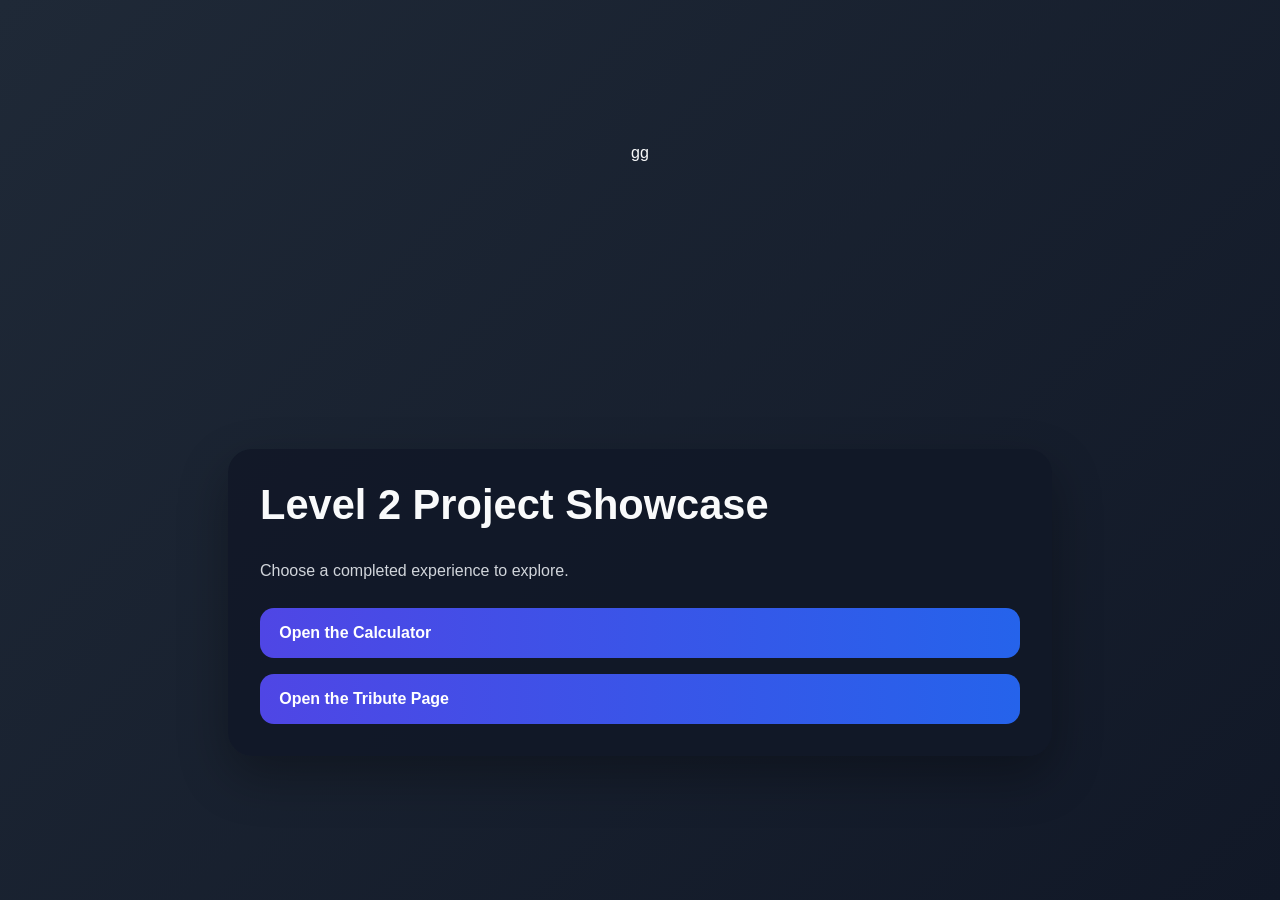
<file: index.html>
gg<!DOCTYPE html>
<html lang="en">
  <head>
    <meta charset="UTF-8" />
    <meta name="viewport" content="width=device-width, initial-scale=1.0" />
    <title>Level 2 Projects</title>
    <style>
      :root {
        color-scheme: dark;
        font-family: "Segoe UI", Tahoma, Geneva, Verdana, sans-serif;
      }

      body {
        margin: 0;
        min-height: 100vh;
        display: grid;
        place-items: center;
        background: linear-gradient(135deg, #1f2937, #111827);
        color: #f9fafb;
      }

      .card {
        width: min(92vw, 760px);
        padding: 2rem;
        border-radius: 24px;
        background: rgba(17, 24, 39, 0.9);
        box-shadow: 0 20px 50px rgba(0, 0, 0, 0.3);
      }

      h1 {
        margin-top: 0;
        font-size: clamp(2rem, 4vw, 2.6rem);
      }

      p {
        line-height: 1.7;
        color: #d1d5db;
      }

      .links {
        display: grid;
        gap: 1rem;
        margin-top: 1.5rem;
      }

      .links a {
        display: block;
        padding: 1rem 1.2rem;
        border-radius: 14px;
        text-decoration: none;
        font-weight: 600;
        color: #ffffff;
        background: linear-gradient(90deg, #4f46e5, #2563eb);
        transition: transform 0.2s ease;
      }

      .links a:hover {
        transform: translateY(-2px);
      }
    </style>
  </head>
  <body>
    <main class="card">
      <h1>Level 2 Project Showcase</h1>
      <p>Choose a completed experience to explore.</p>
      <div class="links">
        <a href="calculator.html">Open the Calculator</a>
        <a href="tribute.html">Open the Tribute Page</a>
      </div>
    </main>
  </body>
</html>
</file>
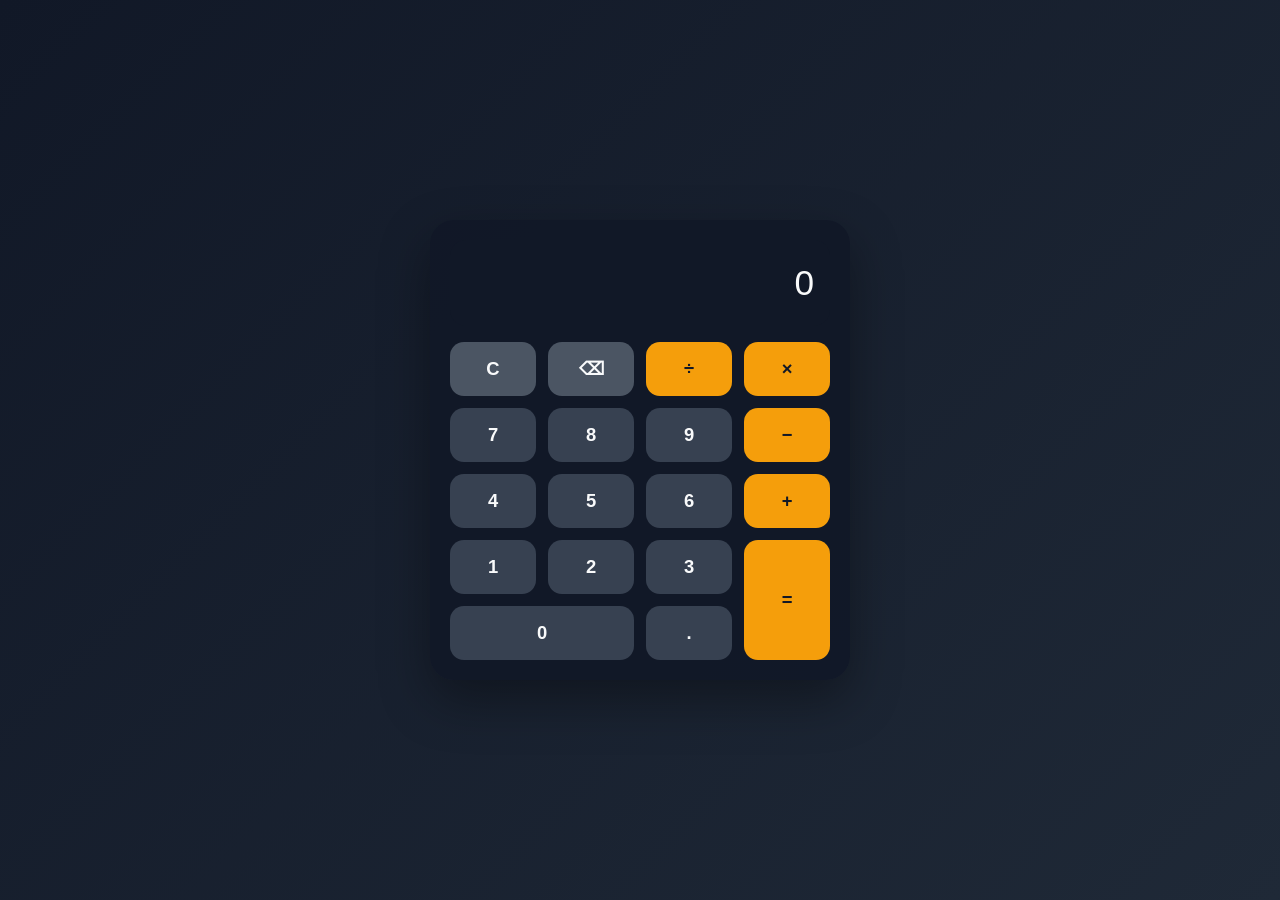
<file: calculator.html>
<!DOCTYPE html>
<html lang="en">
  <head>
    <meta charset="UTF-8" />
    <meta name="viewport" content="width=device-width, initial-scale=1.0" />
    <title>Calculator</title>
    <link rel="stylesheet" href="calculator.css" />
  </head>
  <body>
    <main class="page">
      <section class="calculator" aria-label="calculator">
        <div class="display" id="display" aria-live="polite">0</div>
        <div class="buttons">
          <button class="action" data-action="clear">C</button>
          <button class="action" data-action="backspace">⌫</button>
          <button class="operator" data-action="operator" data-operator="÷">÷</button>
          <button class="operator" data-action="operator" data-operator="×">×</button>

          <button class="digit" data-action="digit" data-value="7">7</button>
          <button class="digit" data-action="digit" data-value="8">8</button>
          <button class="digit" data-action="digit" data-value="9">9</button>
          <button class="operator" data-action="operator" data-operator="−">−</button>

          <button class="digit" data-action="digit" data-value="4">4</button>
          <button class="digit" data-action="digit" data-value="5">5</button>
          <button class="digit" data-action="digit" data-value="6">6</button>
          <button class="operator" data-action="operator" data-operator="+">+</button>

          <button class="digit" data-action="digit" data-value="1">1</button>
          <button class="digit" data-action="digit" data-value="2">2</button>
          <button class="digit" data-action="digit" data-value="3">3</button>
          <button class="equals" data-action="equals">=</button>

          <button class="digit zero" data-action="digit" data-value="0">0</button>
          <button class="digit" data-action="decimal">.</button>
        </div>
      </section>
    </main>
    <script src="calculator.js"></script>
  </body>
</html>
</file>
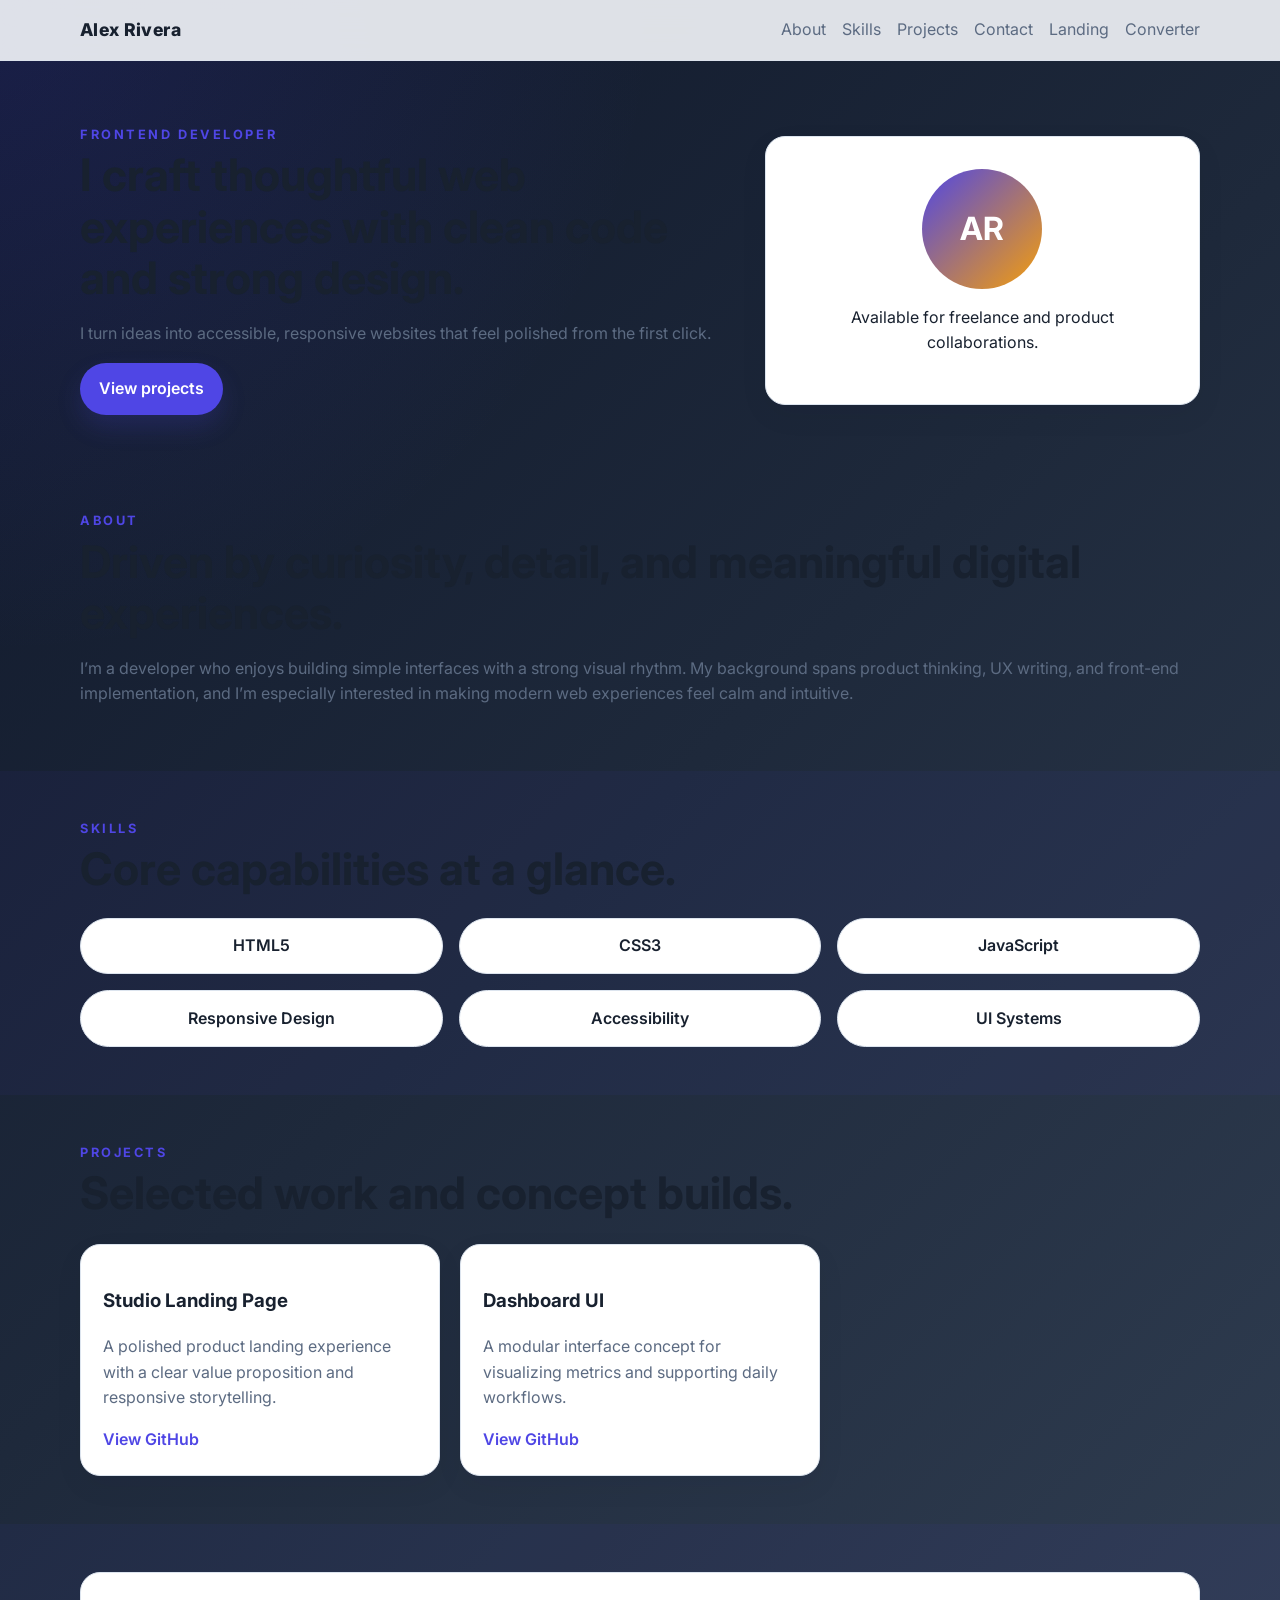
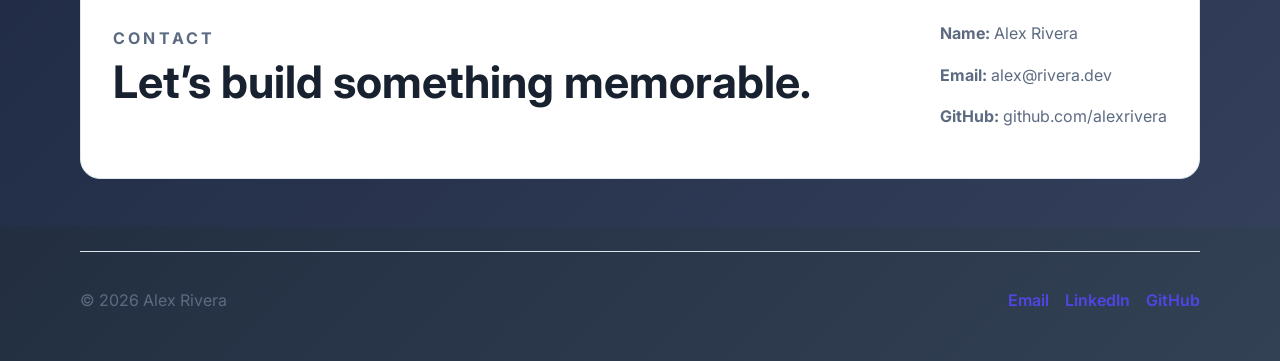
<file: portfolio.html>
<!DOCTYPE html>
<html lang="en">
  <head>
    <meta charset="UTF-8" />
    <meta name="viewport" content="width=device-width, initial-scale=1.0" />
    <title>Alex Rivera | Portfolio</title>
    <meta name="description" content="A responsive personal portfolio website." />
    <link rel="preconnect" href="https://fonts.googleapis.com" />
    <link rel="preconnect" href="https://fonts.gstatic.com" crossorigin />
    <link
      href="https://fonts.googleapis.com/css2?family=Inter:wght@400;500;600;700;800&display=swap"
      rel="stylesheet"
    />
    <link rel="stylesheet" href="styles.css" />
  </head>
  <body>
    <header class="site-header">
      <nav class="nav container">
        <a class="brand" href="portfolio.html">Alex Rivera</a>
        <div class="nav-links">
          <a href="#about">About</a>
          <a href="#skills">Skills</a>
          <a href="#projects">Projects</a>
          <a href="#contact">Contact</a>
          <a href="index.html">Landing</a>
          <a href="temperature.html">Converter</a>
        </div>
      </nav>
    </header>

    <main>
      <section class="hero container portfolio-hero">
        <div class="hero-copy">
          <p class="eyebrow">Frontend Developer</p>
          <h1>I craft thoughtful web experiences with clean code and strong design.</h1>
          <p class="hero-text">
            I turn ideas into accessible, responsive websites that feel polished from the first click.
          </p>
          <a class="btn btn-primary" href="#projects">View projects</a>
        </div>
        <div class="avatar-card">
          <div class="avatar">AR</div>
          <p>Available for freelance and product collaborations.</p>
        </div>
      </section>

      <section id="about" class="section container">
        <div class="section-heading">
          <p class="eyebrow">About</p>
          <h2>Driven by curiosity, detail, and meaningful digital experiences.</h2>
        </div>
        <p class="about-copy">
          I’m a developer who enjoys building simple interfaces with a strong visual rhythm. My background spans product thinking, UX writing, and front-end implementation, and I’m especially interested in making modern web experiences feel calm and intuitive.
        </p>
      </section>

      <section id="skills" class="section section-alt">
        <div class="container">
          <div class="section-heading">
            <p class="eyebrow">Skills</p>
            <h2>Core capabilities at a glance.</h2>
          </div>
          <div class="skill-grid">
            <span>HTML5</span>
            <span>CSS3</span>
            <span>JavaScript</span>
            <span>Responsive Design</span>
            <span>Accessibility</span>
            <span>UI Systems</span>
          </div>
        </div>
      </section>

      <section id="projects" class="section container">
        <div class="section-heading">
          <p class="eyebrow">Projects</p>
          <h2>Selected work and concept builds.</h2>
        </div>
        <div class="card-grid">
          <article class="card project-card">
            <h3>Studio Landing Page</h3>
            <p>A polished product landing experience with a clear value proposition and responsive storytelling.</p>
            <a href="#">View GitHub</a>
          </article>
          <article class="card project-card">
            <h3>Dashboard UI</h3>
            <p>A modular interface concept for visualizing metrics and supporting daily workflows.</p>
            <a href="#">View GitHub</a>
          </article>
        </div>
      </section>

      <section id="contact" class="section section-alt">
        <div class="container contact-card">
          <div>
            <p class="eyebrow">Contact</p>
            <h2>Let’s build something memorable.</h2>
          </div>
          <div>
            <p><strong>Name:</strong> Alex Rivera</p>
            <p><strong>Email:</strong> alex@rivera.dev</p>
            <p><strong>GitHub:</strong> github.com/alexrivera</p>
          </div>
        </div>
      </section>
    </main>

    <footer class="site-footer">
      <div class="container footer-content">
        <p>© 2026 Alex Rivera</p>
        <div class="footer-links">
          <a href="mailto:alex@rivera.dev">Email</a>
          <a href="#">LinkedIn</a>
          <a href="#">GitHub</a>
        </div>
      </div>
    </footer>
  </body>
</html>
</file>
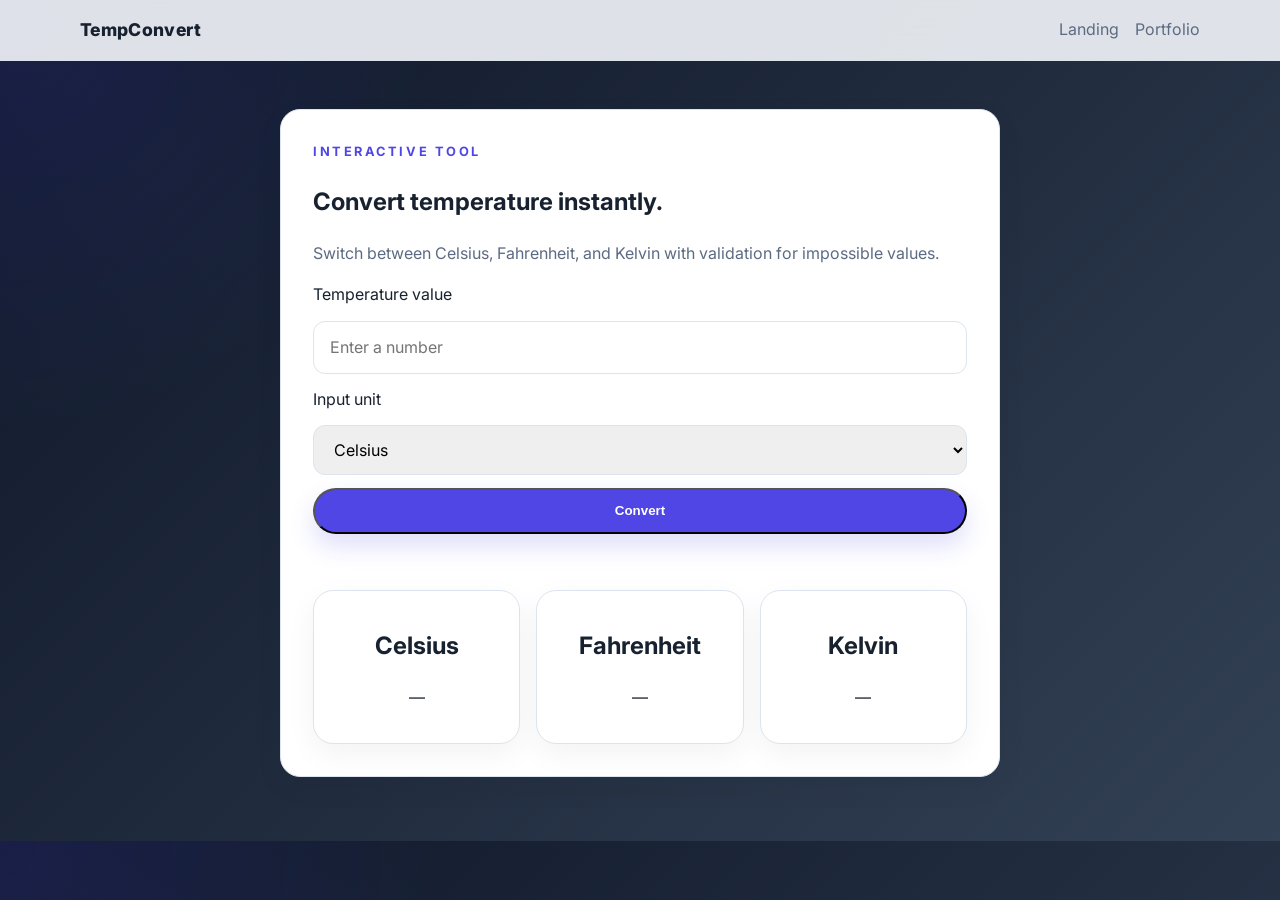
<file: temperature.html>
<!DOCTYPE html>
<html lang="en">
  <head>
    <meta charset="UTF-8" />
    <meta name="viewport" content="width=device-width, initial-scale=1.0" />
    <title>Temperature Converter</title>
    <meta name="description" content="A friendly temperature conversion tool built with HTML, CSS, and JavaScript." />
    <link rel="preconnect" href="https://fonts.googleapis.com" />
    <link rel="preconnect" href="https://fonts.gstatic.com" crossorigin />
    <link
      href="https://fonts.googleapis.com/css2?family=Inter:wght@400;500;600;700;800&display=swap"
      rel="stylesheet"
    />
    <link rel="stylesheet" href="styles.css" />
  </head>
  <body>
    <header class="site-header">
      <nav class="nav container">
        <a class="brand" href="temperature.html">TempConvert</a>
        <div class="nav-links">
          <a href="index.html">Landing</a>
          <a href="portfolio.html">Portfolio</a>
        </div>
      </nav>
    </header>

    <main class="converter-page">
      <section class="converter-card container">
        <div class="section-heading">
          <p class="eyebrow">Interactive tool</p>
          <h1>Convert temperature instantly.</h1>
          <p class="hero-text">Switch between Celsius, Fahrenheit, and Kelvin with validation for impossible values.</p>
        </div>

        <form id="converter-form" class="converter-form">
          <label for="temperature">Temperature value</label>
          <input id="temperature" name="temperature" type="text" placeholder="Enter a number" />

          <label for="input-unit">Input unit</label>
          <select id="input-unit" name="input-unit">
            <option value="c">Celsius</option>
            <option value="f">Fahrenheit</option>
            <option value="k">Kelvin</option>
          </select>

          <button class="btn btn-primary" type="submit">Convert</button>
        </form>

        <div id="error-message" class="error-message" aria-live="polite"></div>

        <div class="results-grid">
          <div class="result-card">
            <h2>Celsius</h2>
            <p id="celsius-output">—</p>
          </div>
          <div class="result-card">
            <h2>Fahrenheit</h2>
            <p id="fahrenheit-output">—</p>
          </div>
          <div class="result-card">
            <h2>Kelvin</h2>
            <p id="kelvin-output">—</p>
          </div>
        </div>
      </section>
    </main>

    <script src="script.js"></script>
  </body>
</html>
</file>
<file: calculator.css>
:root {
  color-scheme: dark;
  font-family: "Segoe UI", Tahoma, Geneva, Verdana, sans-serif;
}

* {
  box-sizing: border-box;
}

body {
  margin: 0;
  min-height: 100vh;
  background: linear-gradient(135deg, #111827, #1f2937);
  color: #f9fafb;
}

.page {
  min-height: 100vh;
  display: grid;
  place-items: center;
  padding: 1.5rem;
}

.calculator {
  width: min(92vw, 420px);
  padding: 1.25rem;
  border-radius: 24px;
  background: rgba(17, 24, 39, 0.95);
  box-shadow: 0 20px 50px rgba(0, 0, 0, 0.35);
}

.display {
  min-height: 86px;
  margin-bottom: 1rem;
  padding: 1rem;
  border-radius: 16px;
  background: #111827;
  display: flex;
  align-items: center;
  justify-content: flex-end;
  font-size: clamp(1.5rem, 4vw, 2.2rem);
  overflow-x: auto;
  word-break: break-all;
}

.buttons {
  display: grid;
  grid-template-columns: repeat(4, 1fr);
  gap: 0.75rem;
}

button {
  border: 0;
  border-radius: 14px;
  padding: 1rem 0.7rem;
  font-size: 1.15rem;
  font-weight: 700;
  cursor: pointer;
  transition: transform 0.15s ease, filter 0.15s ease;
}

button:hover {
  transform: translateY(-2px);
  filter: brightness(1.05);
}

button:active {
  transform: translateY(1px);
}

.digit {
  background: #374151;
  color: #f9fafb;
}

.operator,
.equals {
  background: #f59e0b;
  color: #111827;
}

.action {
  background: #4b5563;
  color: #f9fafb;
}

.zero {
  grid-column: span 2;
}

.equals {
  grid-row: span 2;
}

@media (max-width: 480px) {
  .calculator {
    padding: 1rem;
  }

  button {
    padding: 0.9rem 0.55rem;
  }
}
</file>
<file: styles.css>
:root {
  --bg: #f4f7fb;
  --surface: #ffffff;
  --primary: #4f46e5;
  --primary-dark: #312e81;
  --text: #18212f;
  --muted: #5c6b82;
  --border: #dce4ee;
  --accent: #f59e0b;
}

* {
  box-sizing: border-box;
}

html {
  scroll-behavior: smooth;
}

body {
  margin: 0;
  font-family: 'Inter', sans-serif;
  color: var(--text);
  background:
    radial-gradient(circle at top left, rgba(79, 70, 229, 0.16), transparent 28%),
    linear-gradient(135deg, #0f172a 0%, #1e293b 45%, #334155 100%);
  line-height: 1.6;
}

a {
  color: inherit;
  text-decoration: none;
}

img {
  max-width: 100%;
}

.container {
  width: min(1120px, calc(100% - 2rem));
  margin: 0 auto;
}

.site-header {
  position: sticky;
  top: 0;
  z-index: 10;
  backdrop-filter: blur(14px);
  background: rgba(244, 247, 251, 0.9);
  border-bottom: 1px solid rgba(220, 228, 238, 0.8);
}

.nav {
  display: flex;
  align-items: center;
  justify-content: space-between;
  padding: 1rem 0;
  gap: 1rem;
}

.brand {
  font-weight: 800;
  font-size: 1.1rem;
  letter-spacing: 0.02em;
}

.nav-links {
  display: flex;
  flex-wrap: wrap;
  gap: 1rem;
  color: var(--muted);
}

.hero {
  display: grid;
  grid-template-columns: 1.2fr 0.8fr;
  gap: 2rem;
  padding: 4rem 0 3rem;
  align-items: center;
}

.hero-copy h1,
.section-heading h2,
.contact-card h2 {
  font-size: clamp(2rem, 3.5vw, 3rem);
  line-height: 1.15;
  margin: 0.3rem 0 1rem;
}

.hero-text,
.about-copy,
.card p,
.quote-card p,
.project-card p,
.contact-card p {
  font-size: 1rem;
  color: var(--muted);
}

.eyebrow {
  margin: 0;
  text-transform: uppercase;
  letter-spacing: 0.2em;
  font-size: 0.8rem;
  font-weight: 700;
  color: var(--primary);
}

.btn {
  display: inline-block;
  border-radius: 999px;
  padding: 0.85rem 1.2rem;
  font-weight: 600;
  transition: transform 180ms ease, box-shadow 180ms ease;
}

.btn:hover {
  transform: translateY(-2px);
}

.btn-primary {
  background: var(--primary);
  color: white;
  box-shadow: 0 12px 25px rgba(79, 70, 229, 0.18);
}

.hero-card,
.card,
.avatar-card,
.converter-card,
.result-card {
  background: var(--surface);
  border: 1px solid var(--border);
  border-radius: 1.25rem;
  box-shadow: 0 10px 30px rgba(15, 23, 42, 0.05);
}

.hero-card {
  padding: 2rem;
}

.hero-card ul {
  padding-left: 1.1rem;
  margin: 0.8rem 0 0;
  color: var(--muted);
}

.section {
  padding: 3rem 0;
}

.section-alt {
  background: rgba(79, 70, 229, 0.05);
}

.card-grid {
  display: grid;
  grid-template-columns: repeat(3, minmax(0, 1fr));
  gap: 1.25rem;
  margin-top: 1.5rem;
}

.card {
  padding: 1.4rem;
}

.split-layout {
  display: grid;
  grid-template-columns: 1fr 1fr;
  gap: 2rem;
  align-items: center;
}

.testimonial-grid {
  grid-template-columns: repeat(2, minmax(0, 1fr));
}

.avatar-card {
  padding: 2rem;
  text-align: center;
}

.avatar {
  width: 120px;
  height: 120px;
  margin: 0 auto 1rem;
  border-radius: 50%;
  display: grid;
  place-items: center;
  background: linear-gradient(135deg, var(--primary), var(--accent));
  color: white;
  font-size: 2rem;
  font-weight: 700;
}

.skill-grid {
  display: grid;
  grid-template-columns: repeat(3, minmax(0, 1fr));
  gap: 1rem;
  margin-top: 1.4rem;
}

.skill-grid span {
  padding: 0.9rem 1rem;
  border-radius: 999px;
  background: white;
  border: 1px solid var(--border);
  text-align: center;
  font-weight: 600;
}

.project-card a,
.footer-links a {
  color: var(--primary);
  font-weight: 600;
}

.contact-card {
  display: flex;
  justify-content: space-between;
  align-items: center;
  gap: 2rem;
  padding: 2rem;
  background: var(--surface);
  border: 1px solid var(--border);
  border-radius: 1.25rem;
}

.site-footer {
  padding: 1.5rem 0 2rem;
}

.footer-content {
  display: flex;
  justify-content: space-between;
  align-items: center;
  gap: 1rem;
  border-top: 1px solid var(--border);
  padding-top: 1.25rem;
  color: var(--muted);
}

.footer-links {
  display: flex;
  gap: 1rem;
  flex-wrap: wrap;
}

.converter-page {
  padding: 3rem 0 4rem;
}

.converter-card {
  padding: 2rem;
  max-width: 720px;
}

.converter-form {
  display: grid;
  gap: 0.8rem;
  margin-top: 1rem;
}

input,
select {
  padding: 0.8rem 1rem;
  border: 1px solid var(--border);
  border-radius: 0.75rem;
  font: inherit;
}

.error-message {
  min-height: 1.5rem;
  margin-top: 0.5rem;
  color: #b91c1c;
  font-weight: 600;
}

.results-grid {
  display: grid;
  grid-template-columns: repeat(3, minmax(0, 1fr));
  gap: 1rem;
  margin-top: 1.5rem;
}

.result-card {
  padding: 1rem;
  text-align: center;
}

@media (max-width: 768px) {
  .hero,
  .split-layout,
  .contact-card,
  .card-grid,
  .testimonial-grid,
  .results-grid,
  .skill-grid {
    grid-template-columns: 1fr;
    display: grid;
  }

  .nav {
    flex-direction: column;
    align-items: flex-start;
  }

  .hero {
    padding-top: 2.5rem;
  }

  .footer-content,
  .contact-card {
    flex-direction: column;
    align-items: flex-start;
  }
}
</file>
